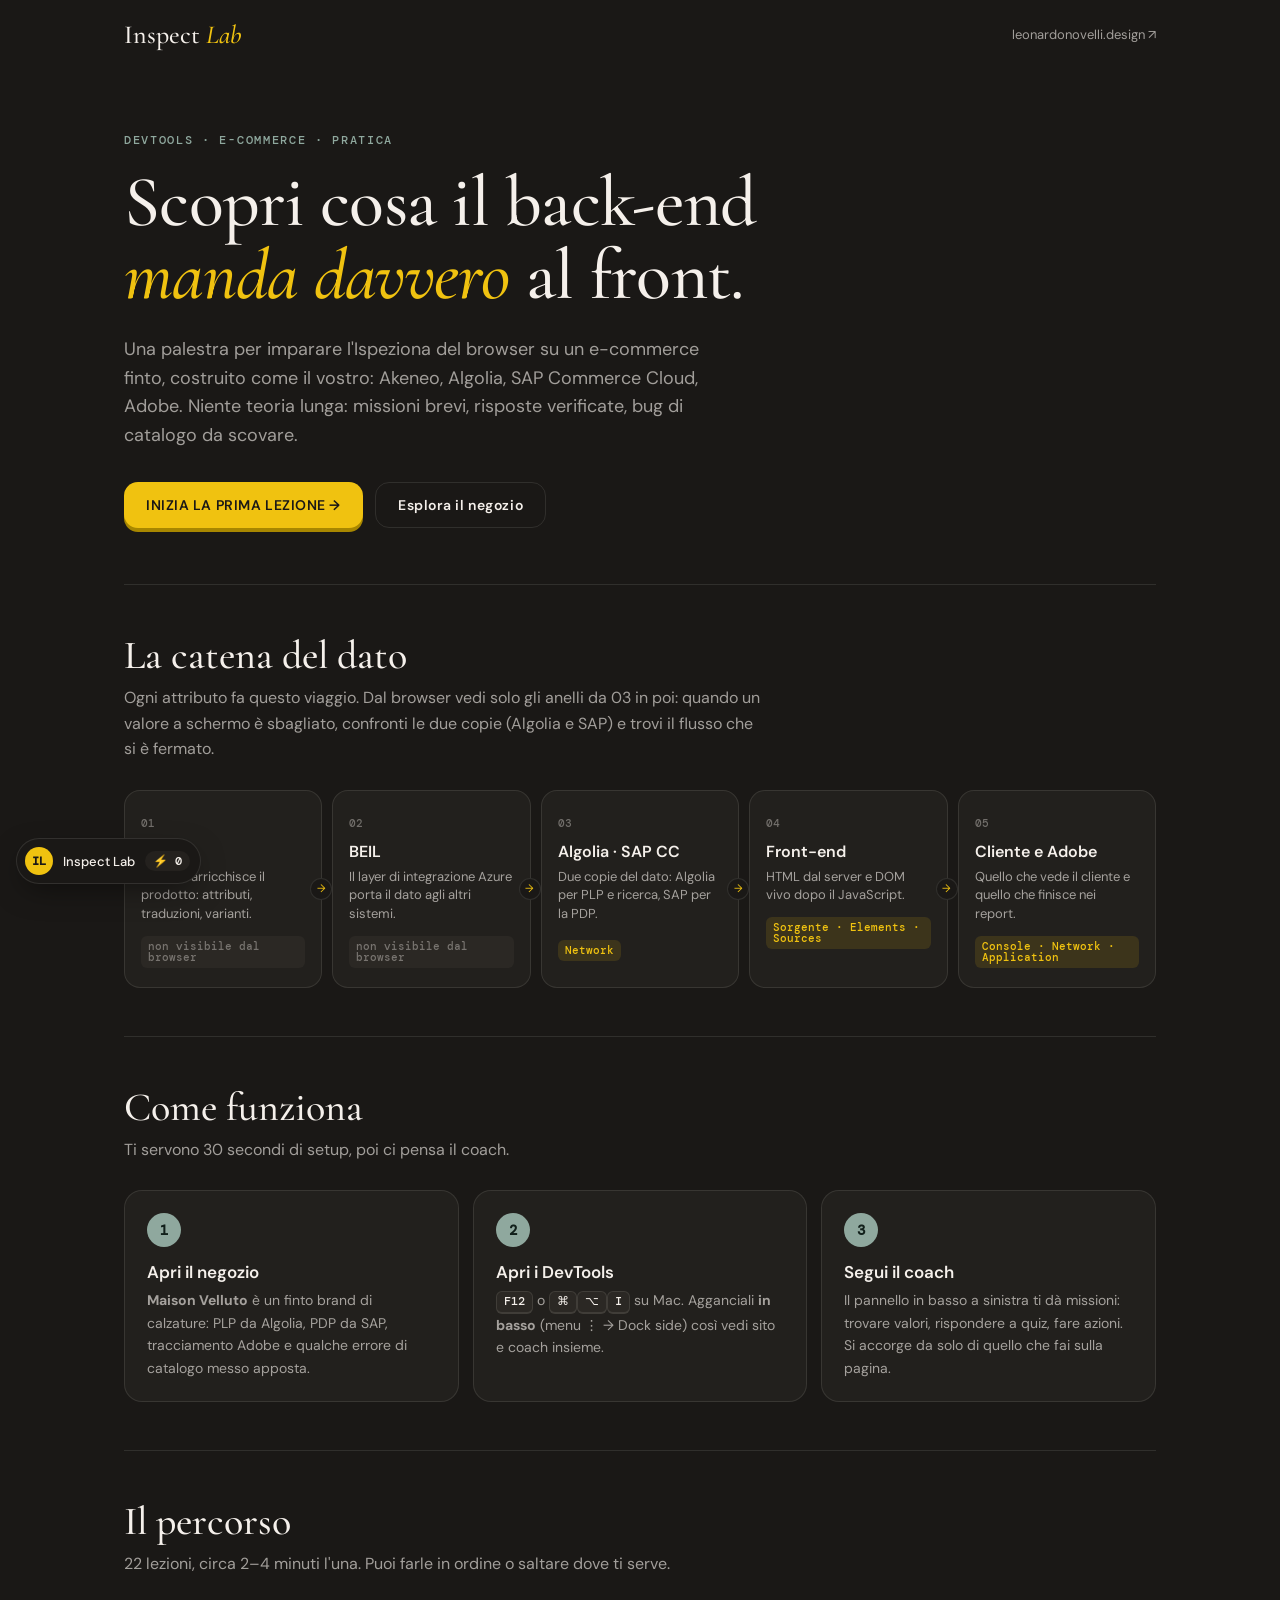
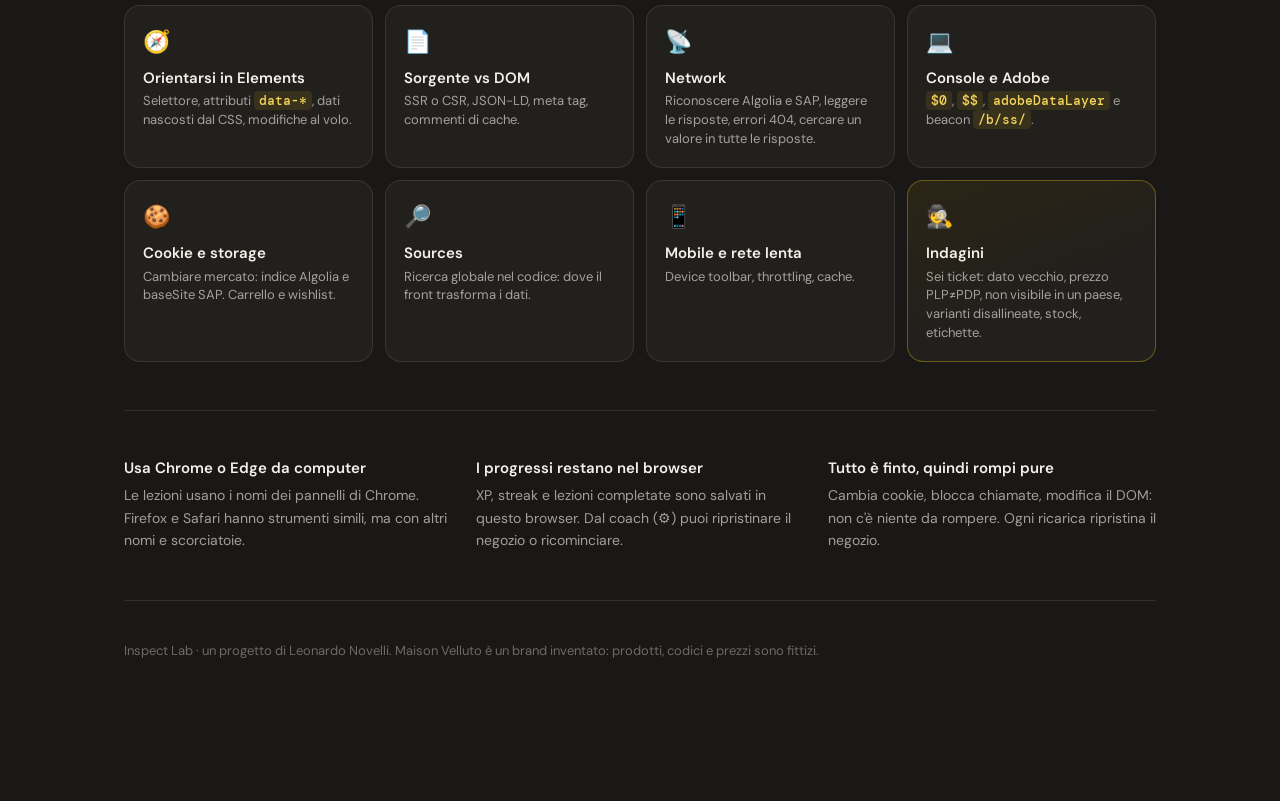
<file: inspect-lab/index.html>
<!DOCTYPE html>
<html lang="it">
<head>
<meta charset="UTF-8">
<meta name="viewport" content="width=device-width, initial-scale=1.0">
<title>Inspect Lab — la palestra dei DevTools</title>
<meta name="description" content="Impara a usare i DevTools del browser su un e-commerce finto: PLP, PDP, API, dataLayer, cookie. Lezioni pratiche in stile Duolingo.">
<meta name="robots" content="noindex, nofollow">
<link rel="icon" href="/favicon.svg" type="image/svg+xml">
<link rel="preconnect" href="https://fonts.googleapis.com">
<link rel="preconnect" href="https://fonts.gstatic.com" crossorigin>
<link href="https://fonts.googleapis.com/css2?family=Cormorant+Garamond:ital,wght@0,400;0,500;0,600;1,400;1,500&family=DM+Mono:wght@400;500&family=DM+Sans:opsz,wght@9..40,300;9..40,400;9..40,500;9..40,600&display=swap" rel="stylesheet">
<style>
  :root {
    --bg: #1a1816; --card: #22201d; --card2: #2b2824; --line: rgba(245,240,235,.1);
    --text: #f5f0eb; --text2: rgba(245,240,235,.62); --text3: rgba(245,240,235,.38);
    --sage: #8fa89e; --yellow: #f0c210;
    --sans: 'DM Sans', system-ui, sans-serif; --serif: 'Cormorant Garamond', Georgia, serif; --mono: 'DM Mono', ui-monospace, monospace;
  }
  *, *::before, *::after { box-sizing: border-box; }
  body { margin: 0; background: var(--bg); color: var(--text); font: 400 16px/1.6 var(--sans); -webkit-font-smoothing: antialiased; }
  a { color: inherit; }
  .wrap { max-width: 1080px; margin: 0 auto; padding: 0 24px; }
  nav { display: flex; justify-content: space-between; align-items: center; padding: 22px 0; }
  .logo { font: 500 26px/1 var(--serif); text-decoration: none; }
  .logo em { color: var(--yellow); }
  nav a.back { font-size: 13px; color: var(--text2); text-decoration: none; }
  nav a.back:hover { color: var(--text); }

  .hero { padding: 64px 0 56px; max-width: 760px; }
  .kicker { font: 500 12px/1 var(--mono); letter-spacing: .14em; text-transform: uppercase; color: var(--sage); margin: 0 0 20px; }
  h1 { font: 500 clamp(40px, 6.4vw, 72px)/1.02 var(--serif); margin: 0 0 22px; letter-spacing: -.01em; }
  h1 em { color: var(--yellow); }
  .lead { font-size: 18px; color: var(--text2); max-width: 600px; margin: 0 0 32px; }
  .ctas { display: flex; gap: 12px; flex-wrap: wrap; }
  .btn { display: inline-flex; align-items: center; gap: 8px; padding: 15px 22px; border-radius: 14px; font: 600 14px/1 var(--sans); text-decoration: none; letter-spacing: .04em; transition: transform .1s, filter .15s; }
  .btn:active { transform: translateY(2px); }
  .btn.primary { background: var(--yellow); color: #1a1816; box-shadow: 0 4px 0 #a88700; text-transform: uppercase; }
  .btn.primary:hover { filter: brightness(1.06); }
  .btn.ghost { border: 1.5px solid var(--line); }
  .btn.ghost:hover { background: var(--card); }

  section { padding: 48px 0; border-top: 1px solid var(--line); }
  h2 { font: 500 clamp(28px, 4vw, 40px)/1.1 var(--serif); margin: 0 0 8px; }
  .sub { color: var(--text2); margin: 0 0 28px; max-width: 640px; }

  .chain { display: grid; grid-template-columns: repeat(5, 1fr); gap: 10px; }
  .link { position: relative; background: var(--card); border: 1px solid var(--line); border-radius: 16px; padding: 18px 16px; }
  .link:not(:last-child)::after { content: '→'; position: absolute; right: -11px; top: 50%; transform: translateY(-50%); z-index: 1; width: 22px; height: 22px; border-radius: 50%; background: var(--bg); border: 1px solid var(--line); display: grid; place-items: center; font-size: 11px; color: var(--yellow); }
  .link .n { font: 500 11px/1 var(--mono); color: var(--text3); }
  .link h3 { font: 600 16px/1.2 var(--sans); margin: 8px 0 6px; }
  .link p { font-size: 13px; color: var(--text2); margin: 0 0 12px; line-height: 1.45; }
  .tool { display: inline-block; font: 500 11px/1 var(--mono); padding: 5px 7px; border-radius: 6px; background: rgba(240,194,16,.12); color: var(--yellow); }
  .tool.none { background: var(--card2); color: var(--text3); }

  .steps { display: grid; grid-template-columns: repeat(3, 1fr); gap: 14px; }
  .step { background: var(--card); border-radius: 18px; padding: 22px; border: 1px solid var(--line); }
  .step b { display: grid; place-items: center; width: 34px; height: 34px; border-radius: 50%; background: var(--sage); color: #12201b; font: 600 14px/1 var(--mono); margin-bottom: 14px; }
  .step h3 { margin: 0 0 6px; font: 600 17px/1.3 var(--sans); }
  .step p { margin: 0; font-size: 14px; color: var(--text2); }
  kbd { display: inline-block; padding: 2px 7px; border-radius: 6px; background: var(--card2); border: 1px solid var(--line); border-bottom-width: 2px; font: 500 12px/1.3 var(--mono); color: var(--text); }

  .units { display: grid; grid-template-columns: repeat(4, 1fr); gap: 12px; }
  .unit { background: var(--card); border: 1px solid var(--line); border-radius: 16px; padding: 18px; }
  .unit .ico { font-size: 22px; }
  .unit h3 { font: 600 15px/1.3 var(--sans); margin: 10px 0 4px; }
  .unit p { margin: 0; font-size: 13px; color: var(--text2); line-height: 1.45; }
  .unit.boss { border-color: rgba(240,194,16,.35); background: linear-gradient(160deg, rgba(240,194,16,.08), var(--card) 60%); }

  .notes { display: grid; grid-template-columns: repeat(3, 1fr); gap: 24px; font-size: 14px; color: var(--text2); }
  .notes h3 { color: var(--text); font: 600 15px/1.3 var(--sans); margin: 0 0 6px; }
  .notes p { margin: 0; }
  footer { padding: 40px 0 140px; color: var(--text3); font-size: 13px; border-top: 1px solid var(--line); }
  code { font: 500 13px var(--mono); background: rgba(240,194,16,.1); color: #f6d55c; padding: 1px 5px; border-radius: 4px; }

  @media (max-width: 900px) {
    .chain { grid-template-columns: 1fr; }
    .link:not(:last-child)::after { content: '↓'; right: auto; left: 22px; top: auto; bottom: -11px; transform: none; }
    .steps, .notes { grid-template-columns: 1fr; }
    .units { grid-template-columns: repeat(2, 1fr); }
  }
  @media (max-width: 480px) { .units { grid-template-columns: 1fr; } .wrap { padding: 0 16px; } }
</style>
</head>
<body>
<div class="wrap">
  <nav>
    <a class="logo" href="/inspect-lab/">Inspect <em>Lab</em></a>
    <a class="back" href="/">leonardonovelli.design ↗</a>
  </nav>

  <header class="hero">
    <p class="kicker">DevTools · e-commerce · pratica</p>
    <h1>Scopri cosa il back-end <em>manda davvero</em> al front.</h1>
    <p class="lead">Una palestra per imparare l'Ispeziona del browser su un e-commerce finto, costruito come il vostro: Akeneo, Algolia, SAP Commerce Cloud, Adobe. Niente teoria lunga: missioni brevi, risposte verificate, bug di catalogo da scovare.</p>
    <div class="ctas">
      <a class="btn primary" href="/inspect-lab/shop/donna/calzature/#lab-start">Inizia la prima lezione →</a>
      <a class="btn ghost" href="/inspect-lab/shop/donna/calzature/">Esplora il negozio</a>
    </div>
  </header>

  <section>
    <h2>La catena del dato</h2>
    <p class="sub">Ogni attributo fa questo viaggio. Dal browser vedi solo gli anelli da 03 in poi: quando un valore a schermo è sbagliato, confronti le due copie (Algolia e SAP) e trovi il flusso che si è fermato.</p>
    <div class="chain">
      <div class="link"><span class="n">01</span><h3>Akeneo</h3><p>Il merch arricchisce il prodotto: attributi, traduzioni, varianti.</p><span class="tool none">non visibile dal browser</span></div>
      <div class="link"><span class="n">02</span><h3>BEIL</h3><p>Il layer di integrazione Azure porta il dato agli altri sistemi.</p><span class="tool none">non visibile dal browser</span></div>
      <div class="link"><span class="n">03</span><h3>Algolia · SAP CC</h3><p>Due copie del dato: Algolia per PLP e ricerca, SAP per la PDP.</p><span class="tool">Network</span></div>
      <div class="link"><span class="n">04</span><h3>Front-end</h3><p>HTML dal server e DOM vivo dopo il JavaScript.</p><span class="tool">Sorgente · Elements · Sources</span></div>
      <div class="link"><span class="n">05</span><h3>Cliente e Adobe</h3><p>Quello che vede il cliente e quello che finisce nei report.</p><span class="tool">Console · Network · Application</span></div>
    </div>
  </section>

  <section>
    <h2>Come funziona</h2>
    <p class="sub">Ti servono 30 secondi di setup, poi ci pensa il coach.</p>
    <div class="steps">
      <div class="step"><b>1</b><h3>Apri il negozio</h3><p><strong>Maison Velluto</strong> è un finto brand di calzature: PLP da Algolia, PDP da SAP, tracciamento Adobe e qualche errore di catalogo messo apposta.</p></div>
      <div class="step"><b>2</b><h3>Apri i DevTools</h3><p><kbd>F12</kbd> o <kbd>⌘</kbd><kbd>⌥</kbd><kbd>I</kbd> su Mac. Agganciali <strong>in basso</strong> (menu ⋮ → Dock side) così vedi sito e coach insieme.</p></div>
      <div class="step"><b>3</b><h3>Segui il coach</h3><p>Il pannello in basso a sinistra ti dà missioni: trovare valori, rispondere a quiz, fare azioni. Si accorge da solo di quello che fai sulla pagina.</p></div>
    </div>
  </section>

  <section>
    <h2>Il percorso</h2>
    <p class="sub">22 lezioni, circa 2–4 minuti l'una. Puoi farle in ordine o saltare dove ti serve.</p>
    <div class="units">
      <div class="unit"><span class="ico">🧭</span><h3>Orientarsi in Elements</h3><p>Selettore, attributi <code>data-*</code>, dati nascosti dal CSS, modifiche al volo.</p></div>
      <div class="unit"><span class="ico">📄</span><h3>Sorgente vs DOM</h3><p>SSR o CSR, JSON-LD, meta tag, commenti di cache.</p></div>
      <div class="unit"><span class="ico">📡</span><h3>Network</h3><p>Riconoscere Algolia e SAP, leggere le risposte, errori 404, cercare un valore in tutte le risposte.</p></div>
      <div class="unit"><span class="ico">💻</span><h3>Console e Adobe</h3><p><code>$0</code>, <code>$$</code>, <code>adobeDataLayer</code> e beacon <code>/b/ss/</code>.</p></div>
      <div class="unit"><span class="ico">🍪</span><h3>Cookie e storage</h3><p>Cambiare mercato: indice Algolia e baseSite SAP. Carrello e wishlist.</p></div>
      <div class="unit"><span class="ico">🔎</span><h3>Sources</h3><p>Ricerca globale nel codice: dove il front trasforma i dati.</p></div>
      <div class="unit"><span class="ico">📱</span><h3>Mobile e rete lenta</h3><p>Device toolbar, throttling, cache.</p></div>
      <div class="unit boss"><span class="ico">🕵️</span><h3>Indagini</h3><p>Sei ticket: dato vecchio, prezzo PLP≠PDP, non visibile in un paese, varianti disallineate, stock, etichette.</p></div>
    </div>
  </section>

  <section>
    <div class="notes">
      <div><h3>Usa Chrome o Edge da computer</h3><p>Le lezioni usano i nomi dei pannelli di Chrome. Firefox e Safari hanno strumenti simili, ma con altri nomi e scorciatoie.</p></div>
      <div><h3>I progressi restano nel browser</h3><p>XP, streak e lezioni completate sono salvati in questo browser. Dal coach (⚙) puoi ripristinare il negozio o ricominciare.</p></div>
      <div><h3>Tutto è finto, quindi rompi pure</h3><p>Cambia cookie, blocca chiamate, modifica il DOM: non c'è niente da rompere. Ogni ricarica ripristina il negozio.</p></div>
    </div>
  </section>

  <footer>Inspect Lab · un progetto di Leonardo Novelli. Maison Velluto è un brand inventato: prodotti, codici e prezzi sono fittizi.</footer>
</div>
<script src="/inspect-lab/coach/coach.js" defer></script>
</body>
</html>
</file>
